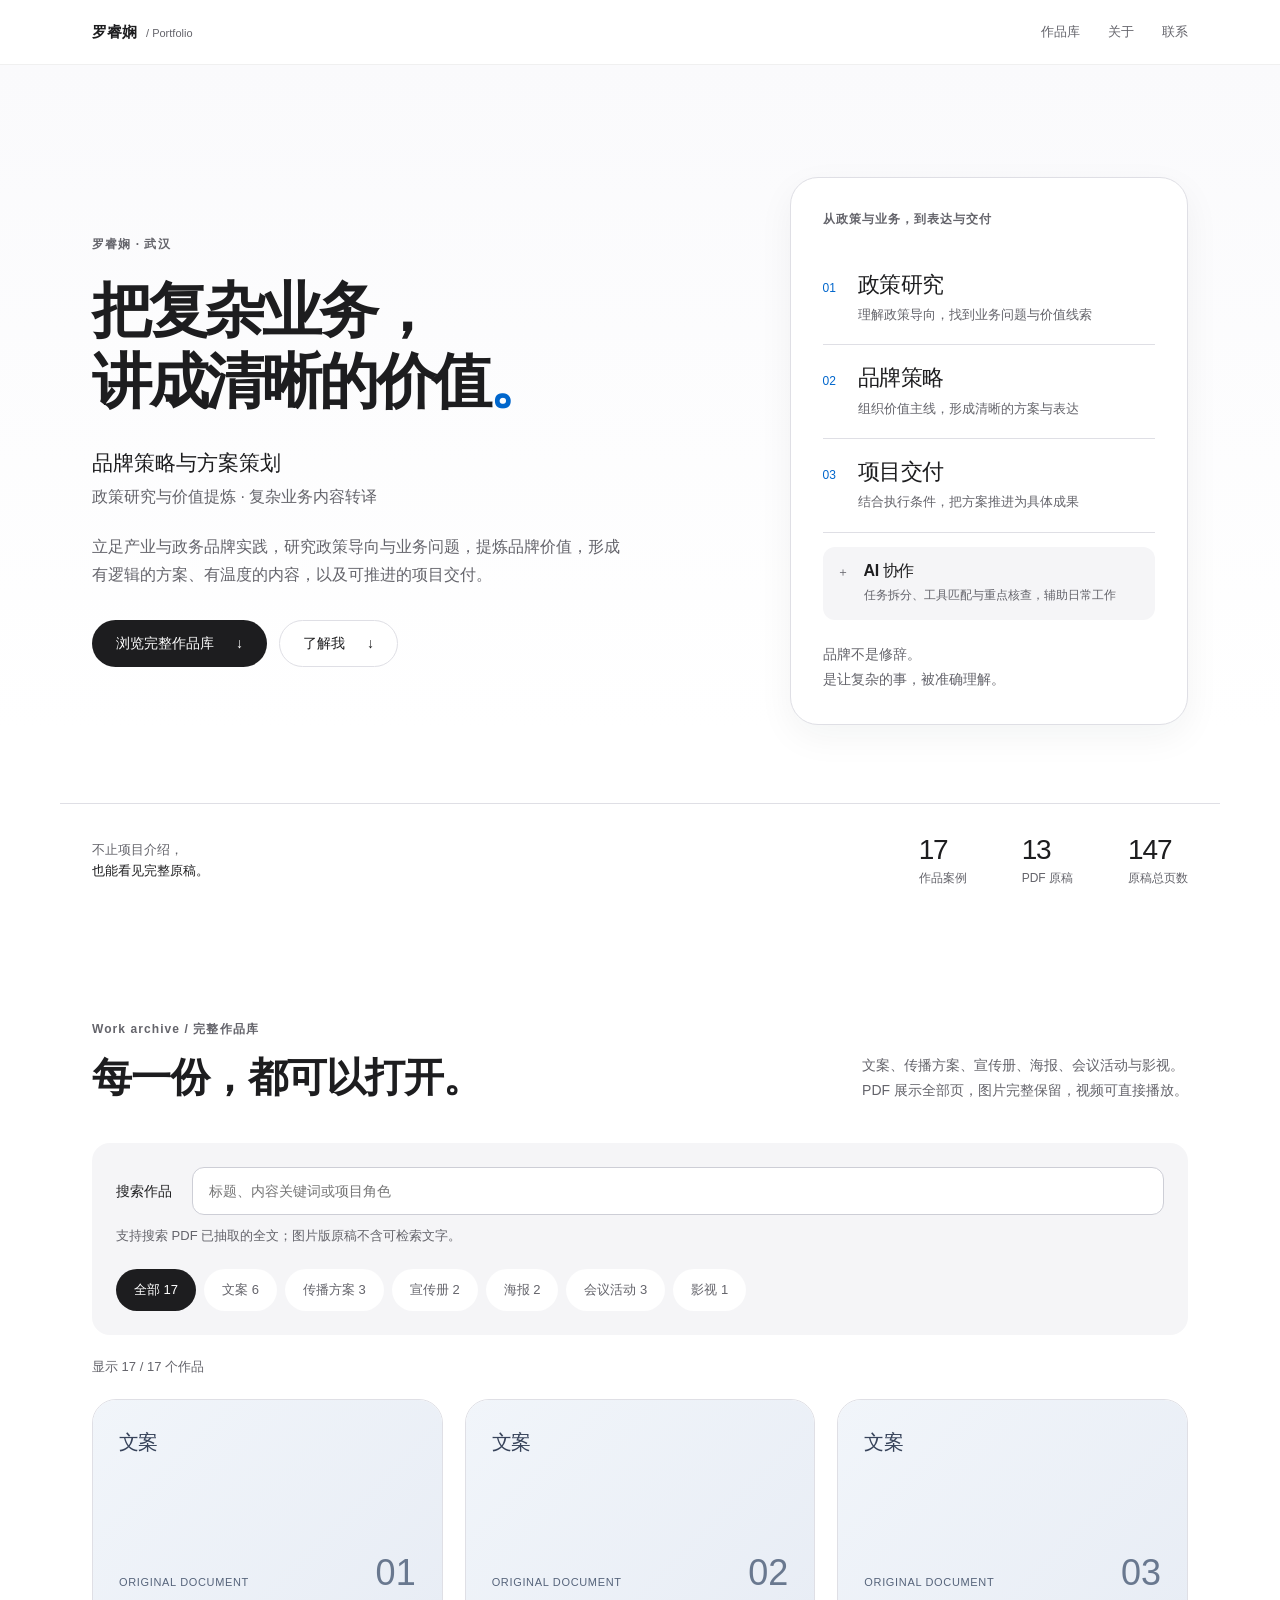
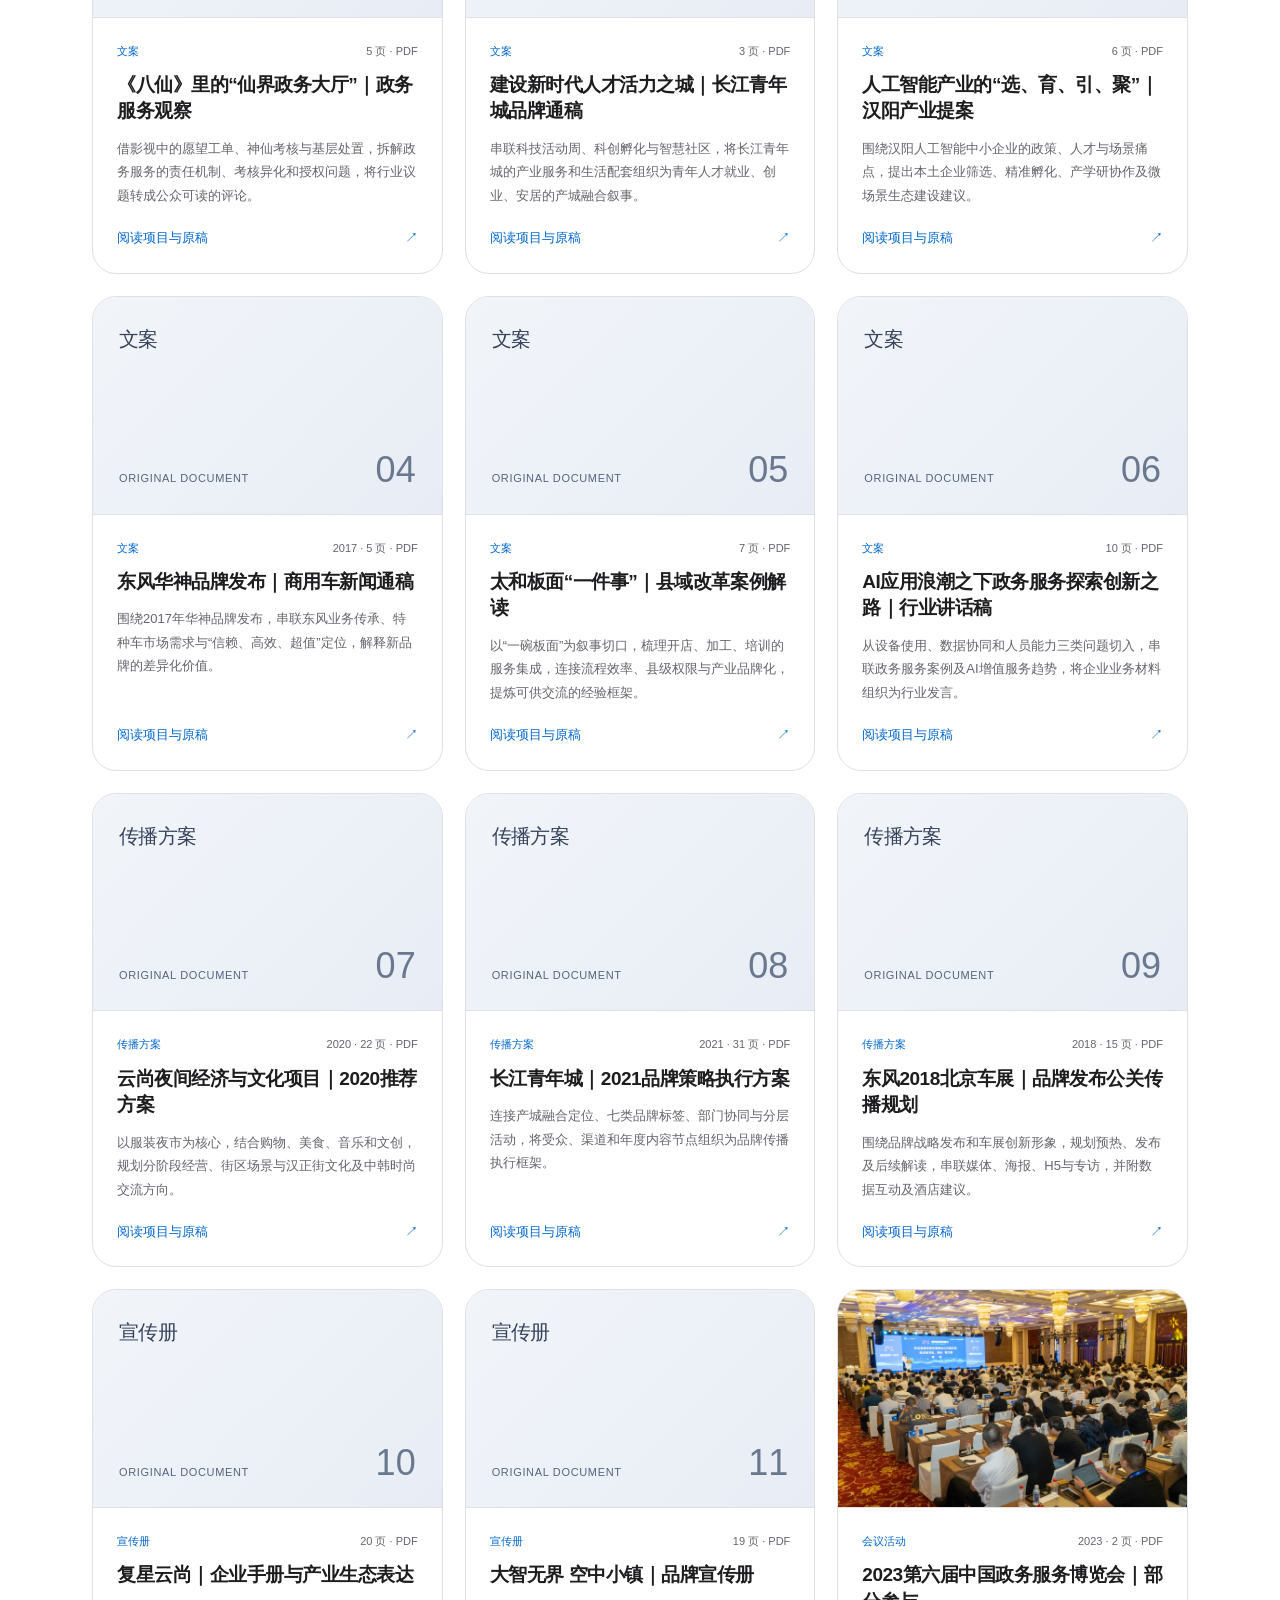
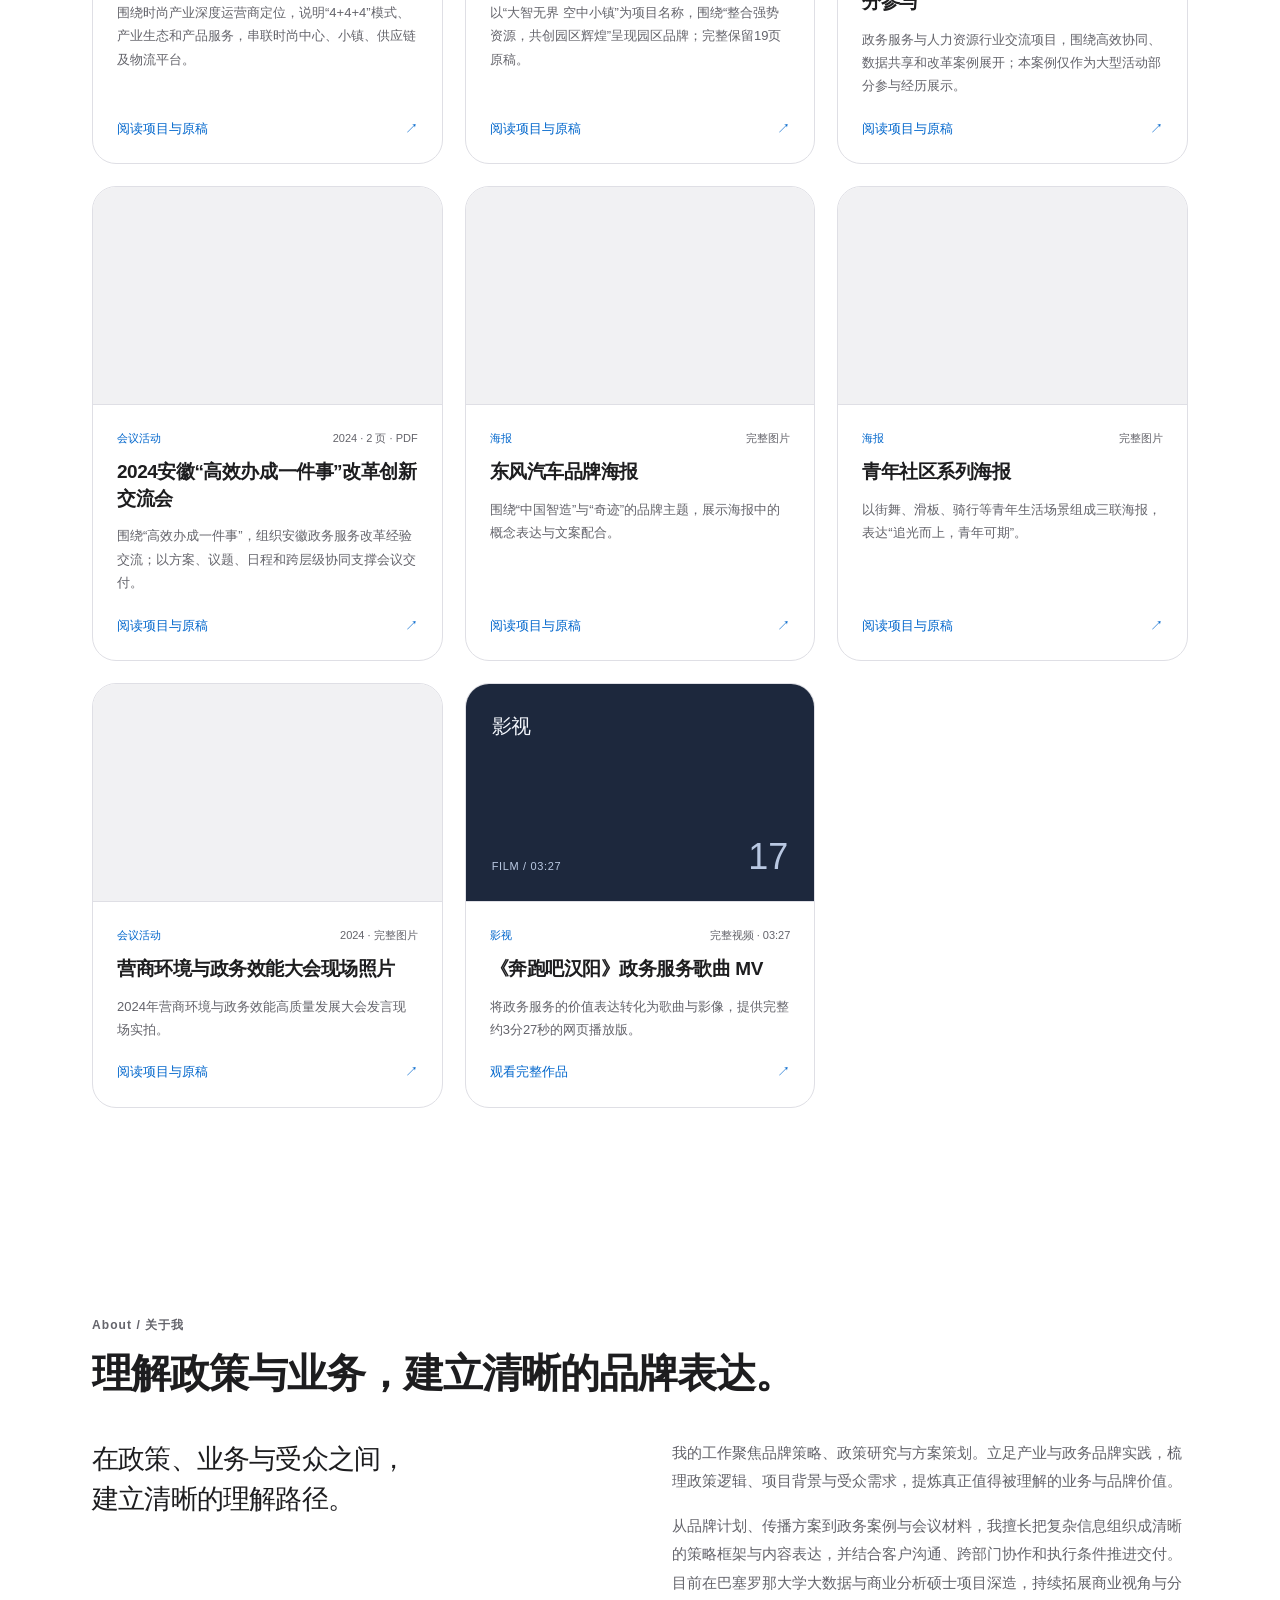
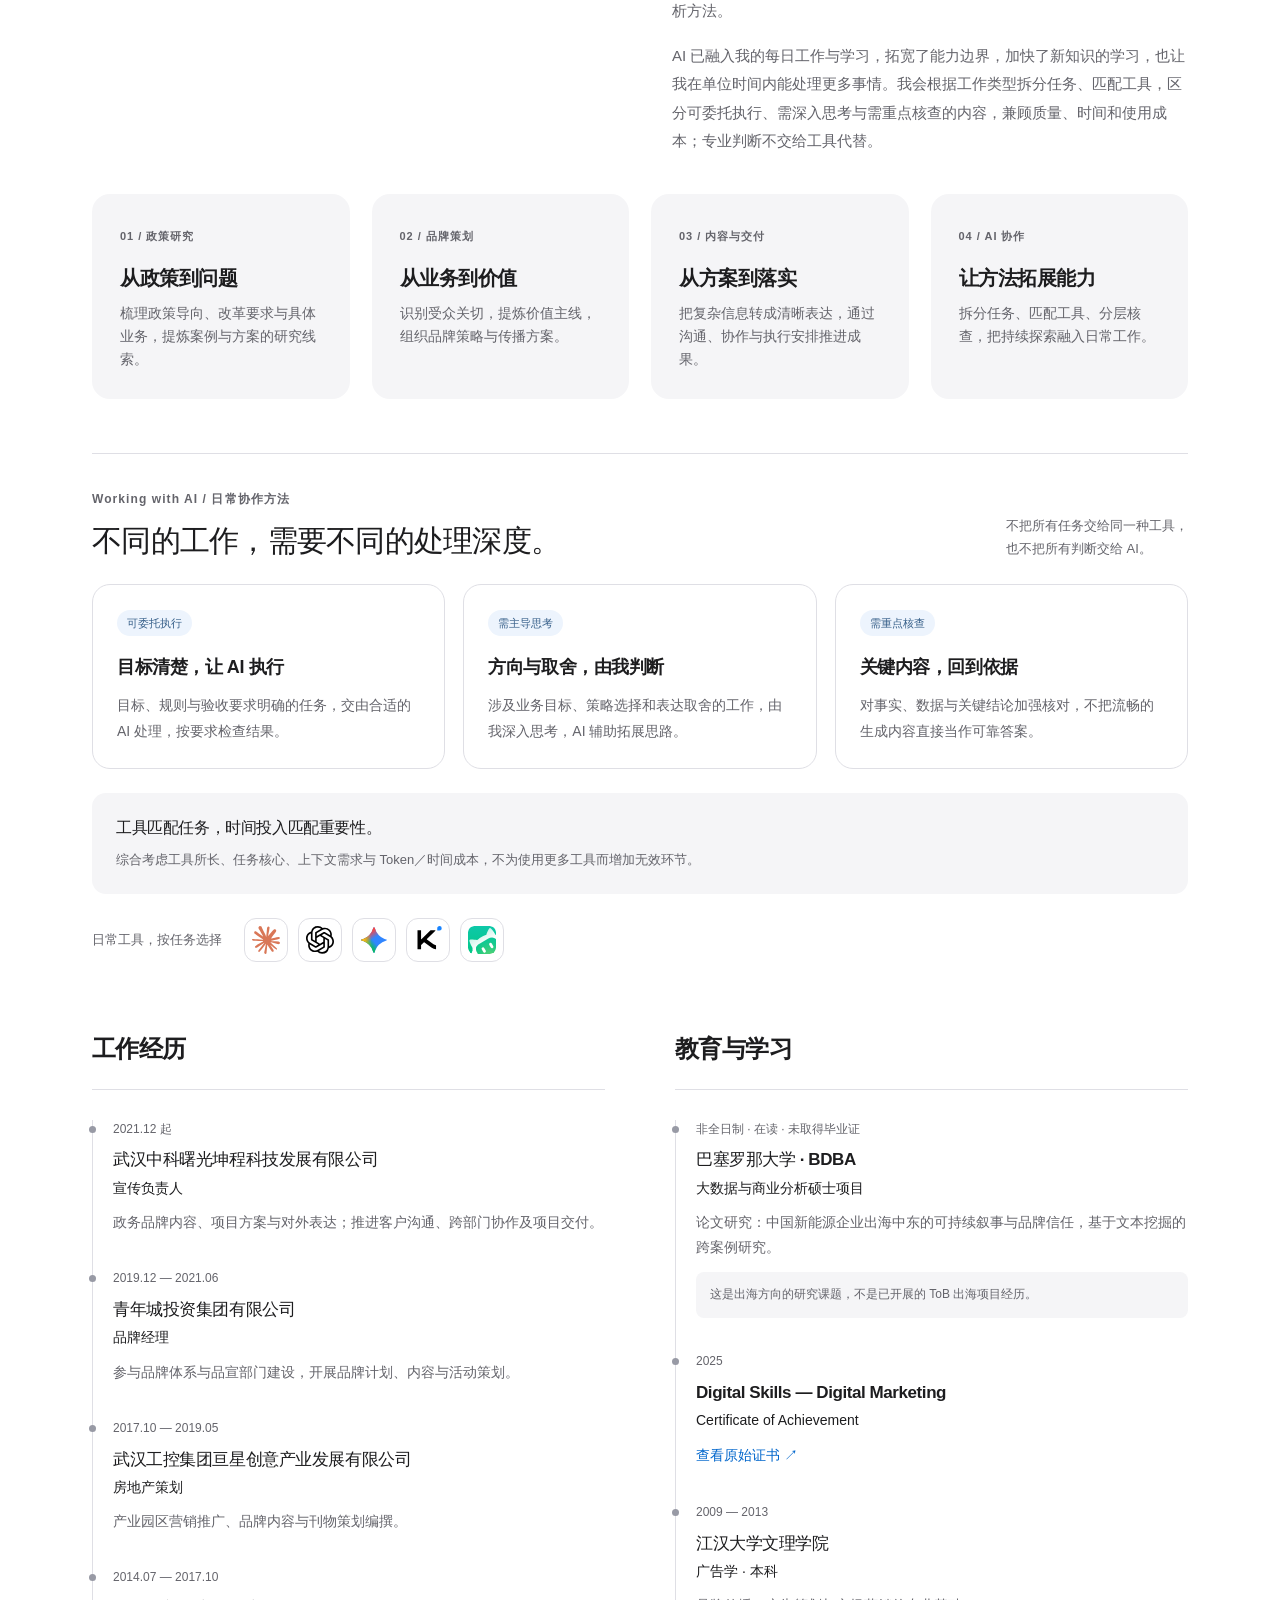
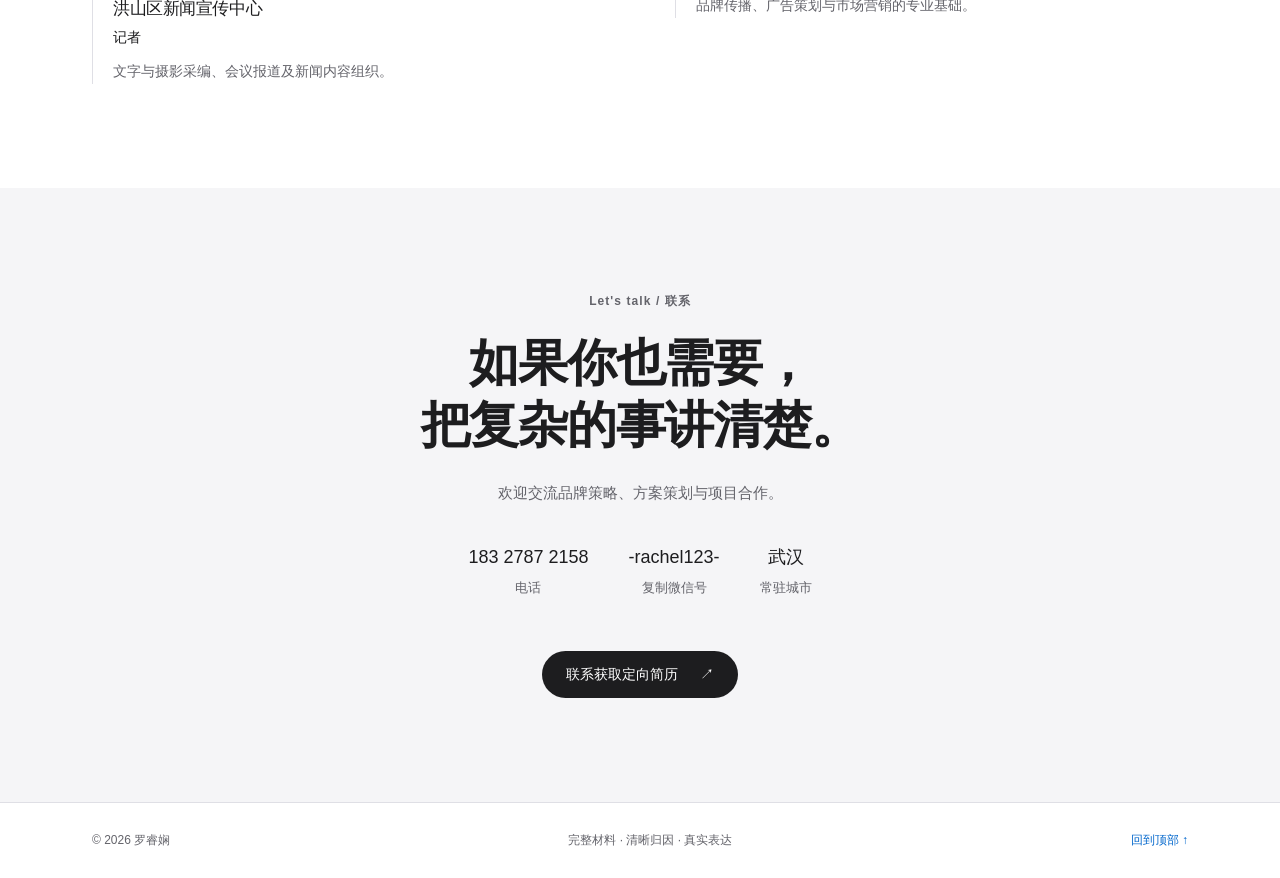
<file: portfolio-full/index.html>
<!DOCTYPE html>
<html lang="zh-CN">
<head>
  <meta charset="UTF-8">
  <meta name="viewport" content="width=device-width, initial-scale=1">
  <meta name="description" content="罗睿娴的品牌策略与方案策划作品集：政策研究、品牌价值提炼、复杂业务内容转译与项目交付。以AI协作拓展日常研究和表达能力，查看完整作品原稿与会议实拍。">
  <meta name="theme-color" content="#fafafc">
  <meta property="og:type" content="website">
  <meta property="og:title" content="罗睿娴｜品牌策略与方案策划作品集">
  <meta property="og:description" content="把复杂业务，讲成清晰的价值。政策研究、品牌策略、传播方案与会议案例，完整原稿可直接阅读。">
  <meta property="og:locale" content="zh_CN">
  <meta property="og:url" content="https://luoruixian.github.io/cola-pages/portfolio-full/">
  <title>罗睿娴｜品牌策略与方案策划</title>
  <link rel="stylesheet" href="assets/site.css">
  <script src="assets/catalog.js" defer></script>
  <script src="assets/site.js" defer></script>
</head>
<body data-page="home">
  <a class="skip-link" href="#main">跳至主要内容</a>
  <header class="site-header">
    <nav class="container nav-shell" aria-label="主导航">
      <a class="wordmark" href="index.html" aria-label="罗睿娴，首页">罗睿娴<span aria-hidden="true"> / Portfolio</span></a>
      <div class="nav-links">
        <a href="#portfolio">作品库</a><a href="#about">关于</a><a href="#contact">联系</a>
      </div>
    </nav>
  </header>
  <main id="main">
    <section class="hero section" aria-labelledby="hero-title">
      <div class="container hero-grid">
        <div class="hero-copy">
          <p class="eyebrow">罗睿娴 · 武汉</p>
          <h1 id="hero-title">把复杂业务，<br>讲成清晰的价值<span class="accent-dot">。</span></h1>
          <p class="hero-role">品牌策略与方案策划<span>政策研究与价值提炼 · 复杂业务内容转译</span></p>
          <p class="hero-intro">立足产业与政务品牌实践，研究政策导向与业务问题，提炼品牌价值，形成有逻辑的方案、有温度的内容，以及可推进的项目交付。</p>
          <div class="button-row"><a class="button button-primary" href="#portfolio">浏览完整作品库 <span aria-hidden="true">↓</span></a><a class="button button-secondary" href="#about">了解我 <span aria-hidden="true">↓</span></a></div>
        </div>
        <aside class="method-card" aria-label="工作方法">
          <p class="micro-label">从政策与业务，到表达与交付</p>
          <ol class="method-list">
            <li><span class="method-number">01</span><div><h2>政策研究</h2><p>理解政策导向，找到业务问题与价值线索</p></div></li>
            <li><span class="method-number">02</span><div><h2>品牌策略</h2><p>组织价值主线，形成清晰的方案与表达</p></div></li>
            <li><span class="method-number">03</span><div><h2>项目交付</h2><p>结合执行条件，把方案推进为具体成果</p></div></li>
            <li class="method-support"><span class="method-number">＋</span><div><h2>AI 协作</h2><p>任务拆分、工具匹配与重点核查，辅助日常工作</p></div></li>
          </ol>
          <p class="method-foot">品牌不是修辞。<br>是让复杂的事，被准确理解。</p>
        </aside>
      </div>
      <div class="container archive-strip" aria-label="作品库统计">
        <p>不止项目介绍，<br><strong>也能看见完整原稿。</strong></p>
        <dl class="archive-stats"><div><dt>作品案例</dt><dd id="stat-works">—</dd></div><div><dt>PDF 原稿</dt><dd id="stat-pdfs">—</dd></div><div><dt>原稿总页数</dt><dd id="stat-pages">—</dd></div></dl>
      </div>
    </section>

    <section id="portfolio" class="section" aria-labelledby="portfolio-title">
      <div class="container">
        <div class="section-heading"><div><p class="eyebrow">Work archive / 完整作品库</p><h2 id="portfolio-title">每一份，都可以打开。</h2></div><p>文案、传播方案、宣传册、海报、会议活动与影视。<br>PDF 展示全部页，图片完整保留，视频可直接播放。</p></div>
        <p id="catalog-status" class="status-message" role="status">正在加载作品目录…</p>
        <noscript><p class="empty-state">请启用 JavaScript 以浏览完整作品库，或联系获取原稿。</p></noscript>
        <div class="archive-controls">
          <div class="search-field"><label for="work-search">搜索作品</label><input id="work-search" type="search" placeholder="标题、内容关键词或项目角色" autocomplete="off" aria-describedby="search-help" aria-controls="work-grid"></div>
          <p id="search-help" class="small-text">支持搜索 PDF 已抽取的全文；图片版原稿不含可检索文字。</p>
          <div id="category-filters" class="filter-row" role="group" aria-label="按作品分类筛选"></div>
        </div>
        <div class="results-bar"><p id="results-count" role="status" aria-live="polite">等待作品目录</p><button id="reset-filters" class="text-button" type="button" hidden>清除筛选</button></div>
        <div id="work-grid" class="work-grid"></div>
        <div id="archive-empty" class="empty-state" hidden><h3>没有找到匹配的作品</h3><p>试试更短的关键词，或清除分类与搜索。</p></div>
      </div>
    </section>

    <section id="about" class="section" aria-labelledby="about-title">
      <div class="container">
        <div class="section-heading"><div><p class="eyebrow">About / 关于我</p><h2 id="about-title">理解政策与业务，建立清晰的品牌表达。</h2></div></div>
        <div class="about-grid">
          <p class="about-lead">在政策、业务与受众之间，<br>建立清晰的理解路径。</p>
          <div class="about-copy">
            <p>我的工作聚焦品牌策略、政策研究与方案策划。立足产业与政务品牌实践，梳理政策逻辑、项目背景与受众需求，提炼真正值得被理解的业务与品牌价值。</p>
            <p>从品牌计划、传播方案到政务案例与会议材料，我擅长把复杂信息组织成清晰的策略框架与内容表达，并结合客户沟通、跨部门协作和执行条件推进交付。目前在巴塞罗那大学大数据与商业分析硕士项目深造，持续拓展商业视角与分析方法。</p>
            <p>AI 已融入我的每日工作与学习，拓宽了能力边界，加快了新知识的学习，也让我在单位时间内能处理更多事情。我会根据工作类型拆分任务、匹配工具，区分可委托执行、需深入思考与需重点核查的内容，兼顾质量、时间和使用成本；专业判断不交给工具代替。</p>
          </div>
        </div>
        <div class="capability-grid capability-grid-four">
          <article><span class="micro-label">01 / 政策研究</span><h3>从政策到问题</h3><p>梳理政策导向、改革要求与具体业务，提炼案例与方案的研究线索。</p></article>
          <article><span class="micro-label">02 / 品牌策划</span><h3>从业务到价值</h3><p>识别受众关切，提炼价值主线，组织品牌策略与传播方案。</p></article>
          <article><span class="micro-label">03 / 内容与交付</span><h3>从方案到落实</h3><p>把复杂信息转成清晰表达，通过沟通、协作与执行安排推进成果。</p></article>
          <article><span class="micro-label">04 / AI 协作</span><h3>让方法拓展能力</h3><p>拆分任务、匹配工具、分层核查，把持续探索融入日常工作。</p></article>
        </div>
        <section id="ai-method" class="ai-practice" aria-labelledby="ai-method-title">
          <div class="ai-practice-heading"><div><p class="eyebrow">Working with AI / 日常协作方法</p><h3 id="ai-method-title">不同的工作，需要不同的处理深度。</h3></div><p>不把所有任务交给同一种工具，<br>也不把所有判断交给 AI。</p></div>
          <div class="decision-grid">
            <article><p class="decision-label">可委托执行</p><h4>目标清楚，让 AI 执行</h4><p>目标、规则与验收要求明确的任务，交由合适的 AI 处理，按要求检查结果。</p></article>
            <article><p class="decision-label">需主导思考</p><h4>方向与取舍，由我判断</h4><p>涉及业务目标、策略选择和表达取舍的工作，由我深入思考，AI 辅助拓展思路。</p></article>
            <article><p class="decision-label">需重点核查</p><h4>关键内容，回到依据</h4><p>对事实、数据与关键结论加强核对，不把流畅的生成内容直接当作可靠答案。</p></article>
          </div>
          <div class="cost-principle"><h4>工具匹配任务，时间投入匹配重要性。</h4><p>综合考虑工具所长、任务核心、上下文需求与 Token／时间成本，不为使用更多工具而增加无效环节。</p></div>
          <div class="tool-signature" aria-label="日常使用的部分 AI 工具">
            <p class="small-text">日常工具，按任务选择</p>
            <ul class="tool-logos">
              <li title="Claude"><img src="assets/icons/claude.svg" alt="Claude" width="28" height="28" loading="lazy"></li>
              <li title="ChatGPT"><img src="assets/icons/chatgpt.svg" alt="ChatGPT" width="28" height="28" loading="lazy"></li>
              <li title="Gemini"><img src="assets/icons/gemini.svg" alt="Gemini" width="28" height="28" loading="lazy"></li>
              <li title="Kimi"><img src="assets/icons/kimi.svg" alt="Kimi" width="28" height="28" loading="lazy"></li>
              <li title="WorkBuddy"><img src="assets/icons/workbuddy.svg" alt="WorkBuddy" width="28" height="28" loading="lazy"></li>
            </ul>
          </div>
        </section>
        <div class="career-grid">
          <section id="experience" class="career-column" aria-labelledby="experience-title">
            <h3 id="experience-title" class="column-title">工作经历</h3>
            <ol class="timeline">
              <li><p class="period">2021.12 起</p><h4>武汉中科曙光坤程科技发展有限公司</h4><p class="timeline-role">宣传负责人</p><p>政务品牌内容、项目方案与对外表达；推进客户沟通、跨部门协作及项目交付。</p></li>
              <li><p class="period">2019.12 — 2021.06</p><h4>青年城投资集团有限公司</h4><p class="timeline-role">品牌经理</p><p>参与品牌体系与品宣部门建设，开展品牌计划、内容与活动策划。</p></li>
              <li><p class="period">2017.10 — 2019.05</p><h4>武汉工控集团亘星创意产业发展有限公司</h4><p class="timeline-role">房地产策划</p><p>产业园区营销推广、品牌内容与刊物策划编撰。</p></li>
              <li><p class="period">2014.07 — 2017.10</p><h4>洪山区新闻宣传中心</h4><p class="timeline-role">记者</p><p>文字与摄影采编、会议报道及新闻内容组织。</p></li>
            </ol>
          </section>
          <section id="education" class="career-column" aria-labelledby="education-title">
            <h3 id="education-title" class="column-title">教育与学习</h3>
            <ol class="timeline">
              <li><p class="period">非全日制 · 在读 · 未取得毕业证</p><h4>巴塞罗那大学 · BDBA</h4><p class="timeline-role">大数据与商业分析硕士项目</p><p>论文研究：中国新能源企业出海中东的可持续叙事与品牌信任，基于文本挖掘的跨案例研究。</p><p class="boundary-note">这是出海方向的研究课题，不是已开展的 ToB 出海项目经历。</p></li>
              <li><p class="period">2025</p><h4>Digital Skills — Digital Marketing</h4><p class="timeline-role">Certificate of Achievement</p><a class="text-link" href="files/Digital-Skills-Certificate.pdf" target="_blank" rel="noopener">查看原始证书 <span aria-hidden="true">↗</span><span class="sr-only">（新标签页）</span></a></li>
              <li><p class="period">2009 — 2013</p><h4>江汉大学文理学院</h4><p class="timeline-role">广告学 · 本科</p><p>品牌传播、广告策划与市场营销的专业基础。</p></li>
            </ol>
          </section>
        </div>
      </div>
    </section>

    <section id="contact" class="section contact-section" aria-labelledby="contact-title">
      <div class="container"><p class="eyebrow">Let's talk / 联系</p><h2 id="contact-title">如果你也需要，<br>把复杂的事讲清楚。</h2><p class="contact-intro">欢迎交流品牌策略、方案策划与项目合作。</p><div class="contact-links"><a href="tel:18327872158">183 2787 2158 <span class="small-text">电话</span></a><button id="copy-wechat" class="contact-copy" type="button" data-wechat="-rachel123-">-rachel123- <span class="small-text">复制微信号</span></button><span>武汉 <span class="small-text">常驻城市</span></span></div><p id="contact-status" class="small-text" role="status" aria-live="polite"></p><a class="button button-primary" href="tel:18327872158">联系获取定向简历 <span aria-hidden="true">↗</span></a></div>
    </section>
  </main>
  <footer class="site-footer"><div class="container footer-shell"><p>© 2026 罗睿娴</p><p>完整材料 · 清晰归因 · 真实表达</p><a href="#main">回到顶部 <span aria-hidden="true">↑</span></a></div></footer>
</body>
</html>
</file>
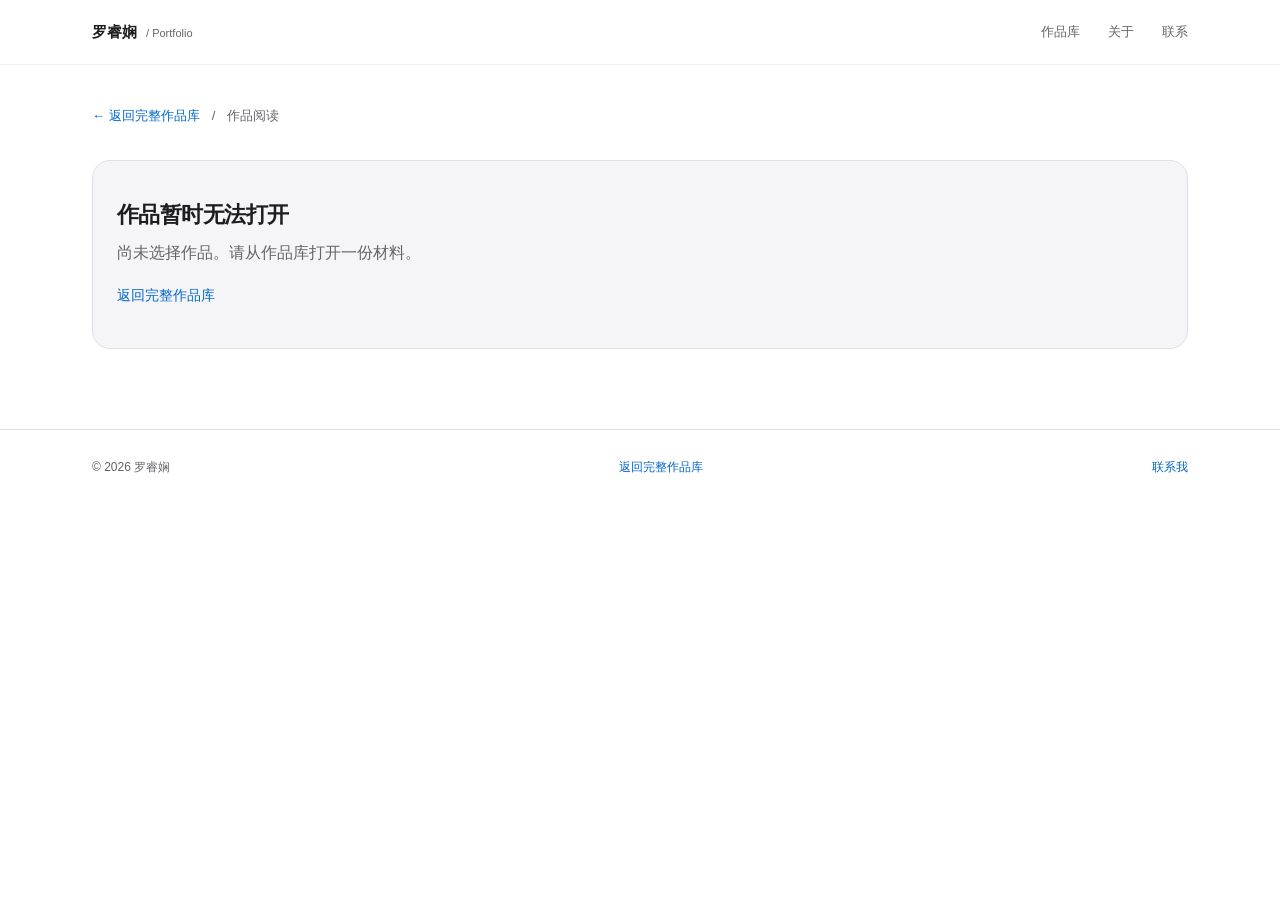
<file: portfolio-full/work.html>
<!DOCTYPE html>
<html lang="zh-CN">
<head>
  <meta charset="UTF-8">
  <meta name="viewport" content="width=device-width, initial-scale=1">
  <meta name="description" content="阅读罗睿娴作品的完整原稿，了解个人职责、客户价值与协作边界。">
  <meta name="theme-color" content="#fafafc">
  <title>作品阅读｜罗睿娴</title>
  <link rel="stylesheet" href="assets/site.css">
  <script src="assets/catalog.js" defer></script>
  <script src="assets/site.js" defer></script>
</head>
<body data-page="work">
  <a class="skip-link" href="#main">跳至主要内容</a>
  <header class="site-header"><nav class="container nav-shell" aria-label="主导航"><a class="wordmark" href="index.html">罗睿娴<span aria-hidden="true"> / Portfolio</span></a><div class="nav-links"><a href="index.html#portfolio">作品库</a><a href="index.html#about">关于</a><a href="index.html#contact">联系</a></div></nav></header>
  <main id="main" class="container detail-main">
    <nav class="breadcrumb" aria-label="面包屑"><a href="index.html#portfolio">← 返回完整作品库</a><span aria-hidden="true">/</span><span id="breadcrumb-current">作品阅读</span></nav>
    <div id="work-state" class="empty-state" role="status"><h1>正在打开作品…</h1><p>加载后可阅读完整原稿与项目说明。</p></div>
    <noscript><div class="empty-state"><h2>需要启用 JavaScript</h2><p>作品读取器需要 JavaScript 才能加载本地作品目录与原稿。请启用后刷新页面。</p><a href="index.html#portfolio">返回作品库</a></div></noscript>
    <article id="work-detail" hidden>
      <header class="detail-header"><p id="work-category" class="eyebrow"></p><h1 id="work-title"></h1><div id="work-meta" class="detail-meta"></div><p id="work-summary" class="detail-summary"></p><div class="detail-actions"><a id="original-open" class="button button-primary" target="_blank" rel="noopener">打开原文件 <span aria-hidden="true">↗</span><span class="sr-only">（新标签页）</span></a><a id="original-download" class="button button-secondary" download>下载原文件 <span aria-hidden="true">↓</span></a></div></header>
      <section aria-label="项目说明"><div class="contribution-grid"><div class="contribution-card"><h2>我的职责</h2><p id="work-role"></p></div><div class="contribution-card"><h2>客户价值</h2><p id="work-value"></p></div></div><div class="boundary-card"><h2>贡献与协作边界</h2><p id="work-boundary"></p></div></section>
      <section id="project-photos" class="detail-section" aria-labelledby="project-photos-title" hidden><h2 id="project-photos-title">对应活动实拍</h2><div id="detail-photos" class="detail-photos"></div></section>
      <section id="original-section" class="detail-section" aria-labelledby="original-title">
        <h2 id="original-title">完整原稿</h2>
        <p class="reader-note">原稿保留项目资料原文；个人职责以本页项目说明为准。</p>
        <div id="pdf-reader" hidden>
          <div class="reader-toolbar"><div class="mode-buttons" role="group" aria-label="阅读模式"><button id="mode-original" class="mode-button" type="button" aria-pressed="true" aria-controls="pdf-pages">原稿版式</button><button id="mode-text" class="mode-button" type="button" aria-pressed="false" aria-controls="text-reader">文字全文</button></div><div id="page-nav" class="reader-page-nav"><label for="page-select">跳至页码</label><select id="page-select" aria-controls="pdf-pages"><option>正在读取页数</option></select></div></div>
          <p id="reader-status" class="status-message" role="status" aria-live="polite">正在初始化原稿阅读器…</p>
          <div id="reader-fallback" class="empty-state" hidden><h3>原稿预览暂时不可用</h3><p id="reader-error">请直接打开或下载原文件继续阅读。</p><a id="reader-fallback-link" target="_blank" rel="noopener">打开完整 PDF 原稿 <span aria-hidden="true">↗</span><span class="sr-only">（新标签页）</span></a></div>
          <div id="pdf-pages" class="reader-pages" aria-label="完整 PDF 原稿，连续向下滚动阅读所有页"></div>
          <div id="text-reader" class="text-reader" hidden><p class="reader-note">以下是逐页抽取的原文，阅读顺序或空格可能与原稿不同，版式请以「原稿版式」为准。可使用浏览器查找（⌘F / Ctrl+F），或输入关键词定位。</p><div class="text-search-controls"><label for="text-search">全文查找</label><input id="text-search" type="search" placeholder="输入原文关键词" autocomplete="off" aria-controls="text-pages"><button id="text-search-next" class="text-button" type="button" disabled>下一处 ↓</button><span id="text-search-count" class="small-text" role="status" aria-live="polite"></span></div><div id="text-pages"></div></div>
        </div>
        <div id="image-reader" hidden></div>
        <div id="video-reader" hidden></div>
      </section>
      <nav id="work-pagination" class="work-pagination" aria-label="继续浏览作品"></nav>
    </article>
  </main>
  <footer class="site-footer"><div class="container footer-shell"><p>© 2026 罗睿娴</p><a href="index.html#portfolio">返回完整作品库</a><a href="index.html#contact">联系我</a></div></footer>
</body>
</html>
</file>
<file: portfolio-full/assets/site.css>
:root {
  --bg: #fff;
  --tint: #f5f5f7;
  --text: #1d1d1f;
  --secondary: #64646b;
  --line: #dfdfe5;
  --accent: #0066cc;
  --accent-soft: #edf4fd;
  --radius: 24px;
  --shadow: 0 12px 36px rgb(25 30 45 / 5%);
  --font: -apple-system, BlinkMacSystemFont, "SF Pro Display", "SF Pro Text", "Helvetica Neue", "PingFang SC", "Noto Sans SC", sans-serif;
}
*, *::before, *::after { box-sizing: border-box; }
html { scroll-behavior: smooth; scroll-padding-top: 88px; }
body { margin: 0; background: var(--bg); color: var(--text); font-family: var(--font); font-size: 16px; line-height: 1.65; -webkit-font-smoothing: antialiased; }
h1, h2, h3, h4, p, figure, dl { margin: 0; }
h1, h2, h3, h4 { line-height: 1.28; letter-spacing: -.025em; }
a { color: var(--accent); text-decoration: none; }
a:hover { text-decoration: underline; text-underline-offset: 4px; }
button, input, select { font: inherit; }
button { cursor: pointer; }
button:disabled { cursor: default; opacity: .55; }
img, canvas, video { max-width: 100%; }
img { display: block; }
[hidden] { display: none !important; }
:focus-visible { outline: 3px solid var(--accent); outline-offset: 5px; }
::selection { background: #cfe5ff; color: #142d4a; }
.container { width: min(1160px, 100%); margin-inline: auto; padding-inline: 32px; }
.section { padding-block: 104px; }
.section-tint { background: var(--tint); }
.eyebrow, .micro-label { font-size: 12px; font-weight: 600; letter-spacing: .09em; }
.eyebrow { color: var(--secondary); margin-bottom: 20px; }
.small-text { color: var(--secondary); font-size: 13px; }
.sr-only { position: absolute; width: 1px; height: 1px; padding: 0; margin: -1px; overflow: hidden; clip: rect(0, 0, 0, 0); white-space: nowrap; border: 0; }
.skip-link { position: fixed; z-index: 200; left: 24px; top: 12px; padding: 10px 18px; color: #fff; background: var(--text); border-radius: 10px; transform: translateY(-150%); }
.skip-link:focus { transform: translateY(0); }
.site-header { position: sticky; top: 0; z-index: 50; background: rgb(255 255 255 / 90%); border-bottom: 1px solid rgb(0 0 0 / 6%); backdrop-filter: saturate(160%) blur(18px); -webkit-backdrop-filter: saturate(160%) blur(18px); }
.nav-shell { min-height: 64px; display: flex; align-items: center; justify-content: space-between; gap: 24px; }
.wordmark { color: var(--text); font-size: 15px; font-weight: 650; white-space: nowrap; }
.wordmark span { color: var(--secondary); font-size: 11px; font-weight: 400; margin-left: 6px; }
.nav-links { display: flex; gap: 28px; }
.nav-links a { color: var(--secondary); font-size: 13px; padding-block: 12px; }
.nav-links a:hover { color: var(--text); }
.hero { padding-top: 112px; padding-bottom: 0; background: linear-gradient(180deg, #fafafc, #fff 78%); }
.hero-grid { display: grid; grid-template-columns: 1.6fr 1fr; gap: 60px; align-items: center; }
.hero h1 { font-size: clamp(36px, 4.65vw, 60px); font-weight: 650; line-height: 1.2; letter-spacing: -.055em; }
.accent-dot { color: var(--accent); }
.hero-role { font-size: 21px; font-weight: 500; margin-top: 28px; }
.hero-role span { display: block; color: var(--secondary); font-size: 16px; font-weight: 400; margin-top: 4px; }
.hero-intro { color: var(--secondary); max-width: 530px; margin-top: 22px; font-size: 16px; line-height: 1.8; }
.button-row { display: flex; flex-wrap: wrap; gap: 12px; margin-top: 30px; }
.button { display: inline-flex; align-items: center; justify-content: center; gap: 22px; min-height: 46px; padding: 11px 23px; border-radius: 100px; font-size: 14px; font-weight: 500; border: 1px solid transparent; transition: background .2s, box-shadow .2s; }
.button:hover { text-decoration: none; }
.button-primary { background: var(--text); color: #fff; }
.button-primary:hover { background: #37373a; }
.button-secondary { border-color: var(--line); background: #fff; color: var(--text); }
.button-secondary:hover { background: var(--tint); }
.method-card { position: relative; padding: 32px; background: #fff; border: 1px solid var(--line); border-radius: 28px; box-shadow: var(--shadow); }
.method-card > .micro-label { color: var(--secondary); }
.method-list { list-style: none; margin: 22px 0 0; padding: 0; }
.method-list li { display: flex; align-items: baseline; gap: 22px; padding: 19px 0; border-bottom: 1px solid var(--line); }
.method-number { color: var(--accent); font-size: 12px; font-variant-numeric: tabular-nums; }
.method-list h2 { font-size: 22px; font-weight: 550; }
.method-list p { color: var(--secondary); font-size: 13px; margin-top: 5px; }
.method-list li.method-support { margin-top: 14px; padding: 14px; border: 0; border-radius: 12px; background: var(--tint); gap: 15px; }
.method-list .method-support h2 { font-size: 16px; }
.method-list .method-support p { font-size: 12px; }
.method-support .method-number { color: var(--secondary); }
.method-foot { color: var(--secondary); font-size: 14px; line-height: 1.8; padding-top: 22px; }
.archive-strip { margin-top: 78px; padding-block: 28px; display: flex; align-items: center; justify-content: space-between; gap: 32px; border-top: 1px solid var(--line); }
.archive-strip > p { color: var(--secondary); font-size: 13px; }
.archive-strip strong { color: var(--text); font-weight: 500; }
.archive-stats { display: flex; gap: 55px; }
.archive-stats > div { display: flex; flex-direction: column-reverse; }
.archive-stats dt { font-size: 12px; color: var(--secondary); }
.archive-stats dd { margin: 0; font-size: 28px; line-height: 1.3; font-weight: 500; letter-spacing: -.04em; font-variant-numeric: tabular-nums; }
.section-heading { display: flex; align-items: end; justify-content: space-between; gap: 32px; margin-bottom: 40px; }
.section-heading h2 { font-size: clamp(28px, 3.2vw, 40px); font-weight: 600; }
.section-heading .eyebrow { margin-bottom: 12px; }
.section-heading > p { color: var(--secondary); font-size: 14px; max-width: 410px; line-height: 1.8; }
.featured-grid { display: grid; grid-template-columns: repeat(3, minmax(0, 1fr)); gap: 22px; }
.work-grid { display: grid; grid-template-columns: repeat(3, minmax(0, 1fr)); gap: 22px; }
.work-card { min-width: 0; background: #fff; border: 1px solid var(--line); border-radius: var(--radius); overflow: hidden; transition: transform .25s, box-shadow .25s; }
.work-card:hover { transform: translateY(-3px); box-shadow: var(--shadow); }
.card-link { display: flex; flex-direction: column; height: 100%; color: var(--text); }
.card-link:hover { text-decoration: none; }
.card-link:focus-visible { outline-offset: -5px; }
.card-cover { aspect-ratio: 16 / 10; background: #f2f3f6; border-bottom: 1px solid var(--line); overflow: hidden; position: relative; display: flex; align-items: center; justify-content: center; }
.cover-fallback { width: 100%; height: 100%; display: flex; flex-direction: column; justify-content: space-between; padding: 26px; color: #37435a; background: linear-gradient(135deg, #f1f5fa, #e8edf5); }
.cover-fallback .cover-category { font-size: 20px; font-weight: 550; letter-spacing: -.035em; }
.cover-fallback .cover-bottom { display: flex; justify-content: space-between; align-items: end; gap: 16px; }
.cover-fallback .cover-id { color: #56647b; font-size: 11px; letter-spacing: .06em; text-transform: uppercase; }
.cover-fallback .cover-index { font-size: 36px; font-weight: 300; line-height: 1; color: #69788f; }
.card-cover[data-kind="image"] .cover-fallback { background: #f4ede8; color: #725e50; }
.card-cover[data-kind="video"] .cover-fallback { background: #1d283d; color: #f3f6fc; }
.card-cover[data-kind="video"] .cover-id, .card-cover[data-kind="video"] .cover-index { color: #b9c8e2; }
.card-cover img { width: 100%; height: 100%; object-fit: contain; background: #f1f1f3; }
.card-cover[data-cover="event"] img { object-fit: cover; }
.preview-canvas { position: absolute; inset: 0; width: 100%; height: 100%; object-fit: contain; padding: 12px; background: #f0f1f4; }
.card-body { padding: 24px; flex: 1; display: flex; flex-direction: column; }
.card-meta { display: flex; flex-wrap: wrap; justify-content: space-between; gap: 8px; color: var(--secondary); font-size: 11px; margin-bottom: 12px; }
.card-meta .category { color: var(--accent); font-weight: 550; }
.card-body h3 { font-size: 19px; font-weight: 600; line-height: 1.4; }
.card-body .card-summary { color: var(--secondary); font-size: 13px; line-height: 1.8; margin-top: 12px; }
.card-role { font-size: 12px; color: var(--secondary); margin-top: 18px; padding-top: 16px; border-top: 1px solid var(--line); }
.card-cta { color: var(--accent); margin-top: auto; padding-top: 20px; display: flex; justify-content: space-between; align-items: center; font-size: 13px; }
.featured-grid .work-card:first-child { grid-column: span 2; }
.featured-grid .work-card:first-child .card-cover { aspect-ratio: 2.6; }
.featured-grid .work-card:first-child .card-body h3 { font-size: 25px; }
.text-link, .text-button { font-size: 14px; font-weight: 500; }
.text-button { color: var(--accent); background: none; border: 0; padding: 8px 4px; }
.text-button:hover { text-decoration: underline; text-underline-offset: 4px; }
.section-end-link { display: inline-block; margin-top: 32px; }
.archive-controls { background: var(--tint); padding: 24px; border-radius: 18px; }
.search-field { display: flex; align-items: center; gap: 20px; }
.search-field label { font-size: 14px; font-weight: 550; white-space: nowrap; }
.search-field input { min-width: 0; flex: 1; height: 48px; border: 1px solid #cdced6; border-radius: 12px; background: #fff; padding-inline: 16px; font-size: 14px; color: var(--text); }
.archive-controls > .small-text { margin-top: 10px; }
.filter-row { display: flex; flex-wrap: wrap; gap: 8px; margin-top: 22px; }
.filter-button, .mode-button { border: 1px solid transparent; background: #fff; color: var(--secondary); border-radius: 100px; min-height: 42px; padding: 9px 17px; font-size: 13px; transition: background .2s; }
.filter-button[aria-pressed="true"], .mode-button[aria-pressed="true"] { background: var(--text); color: #fff; }
.filter-button:hover, .mode-button:hover { border-color: #9d9da5; }
.results-bar { min-height: 64px; display: flex; align-items: center; justify-content: space-between; gap: 20px; font-size: 13px; color: var(--secondary); }
.empty-state { padding: 40px 24px; background: var(--tint); border: 1px solid var(--line); border-radius: 18px; }
.empty-state h2, .empty-state h3 { margin-bottom: 10px; font-size: 22px; }
.empty-state p { color: var(--secondary); margin-bottom: 16px; }
.status-message { font-size: 14px; color: var(--secondary); margin-bottom: 20px; }
.status-message[data-state="error"] { color: #924214; padding: 16px 20px; border-radius: 12px; background: #fff5ed; border: 1px solid #e9cdbb; }
.photo-gallery { display: grid; grid-template-columns: repeat(3, minmax(0, 1fr)); gap: 22px; }
.photo-card { min-width: 0; border: 1px solid var(--line); border-radius: 18px; overflow: hidden; background: #fff; }
.photo-link { display: block; color: var(--text); }
.photo-link:focus-visible { outline-offset: -5px; }
.photo-card img { aspect-ratio: 3 / 2; width: 100%; height: auto; object-fit: contain; background: #e9e9ee; }
.photo-card figcaption { padding: 20px; font-size: 14px; line-height: 1.6; }
.photo-card figcaption span { display: block; font-size: 12px; color: var(--secondary); margin-top: 8px; }
.photo-gallery + .small-text { margin-top: 16px; }
.about-grid { display: grid; grid-template-columns: 1fr 1fr; gap: 64px; }
.about-lead { font-size: 27px; font-weight: 500; line-height: 1.5; letter-spacing: -.03em; }
.about-copy { color: var(--secondary); font-size: 15px; line-height: 1.9; }
.about-copy p + p { margin-top: 16px; }
.capability-grid { display: grid; grid-template-columns: repeat(3, minmax(0, 1fr)); gap: 22px; margin-top: 38px; }
.capability-grid article { padding: 28px; border-radius: 18px; background: var(--tint); }
.capability-grid .micro-label { color: var(--secondary); font-size: 11px; }
.capability-grid h3 { font-size: 20px; margin-block: 18px 10px; }
.capability-grid p { color: var(--secondary); font-size: 14px; }
.capability-grid-four { grid-template-columns: repeat(4, minmax(0, 1fr)); }
.ai-practice { margin-top: 54px; padding-top: 36px; border-top: 1px solid var(--line); scroll-margin-top: 88px; }
.ai-practice-heading { display: flex; align-items: end; justify-content: space-between; gap: 28px; margin-bottom: 24px; }
.ai-practice-heading .eyebrow { margin-bottom: 12px; }
.ai-practice-heading h3 { font-size: clamp(23px, 2.5vw, 30px); font-weight: 550; }
.ai-practice-heading > p { color: var(--secondary); font-size: 13px; line-height: 1.8; }
.decision-grid { display: grid; grid-template-columns: repeat(3, minmax(0, 1fr)); gap: 18px; }
.decision-grid article { min-width: 0; padding: 24px; border: 1px solid var(--line); border-radius: 18px; }
.decision-label { display: inline-block; padding: 4px 10px; border-radius: 100px; background: var(--accent-soft); color: #365f89; font-size: 11px; font-weight: 550; }
.decision-grid h4 { font-size: 18px; margin-block: 18px 12px; line-height: 1.5; }
.decision-grid article > p:last-child { color: var(--secondary); font-size: 14px; line-height: 1.8; }
.cost-principle { margin-top: 24px; padding: 22px 24px; border-radius: 14px; background: var(--tint); }
.cost-principle h4 { font-size: 16px; line-height: 1.6; font-weight: 550; }
.cost-principle p { margin-top: 8px; color: var(--secondary); font-size: 13px; line-height: 1.8; }
.tool-signature { display: flex; align-items: center; gap: 22px; flex-wrap: wrap; margin-top: 24px; }
.tool-logos { display: flex; align-items: center; gap: 10px; list-style: none; padding: 0; margin: 0; }
.tool-logos li { display: grid; place-items: center; width: 44px; height: 44px; border: 1px solid var(--line); border-radius: 12px; background: #fff; }
.tool-logos img { width: 28px; height: 28px; object-fit: contain; }
.career-grid { display: grid; grid-template-columns: 1fr 1fr; gap: 70px; margin-top: 72px; }
.column-title { font-size: 24px; padding-bottom: 24px; border-bottom: 1px solid var(--line); }
.timeline { list-style: none; padding: 0 0 0 20px; margin: 30px 0 0; border-left: 1px solid var(--line); }
.timeline li { position: relative; margin-bottom: 34px; }
.timeline li:last-child { margin-bottom: 0; }
.timeline li::before { content: ""; position: absolute; left: -24px; top: 6px; width: 7px; height: 7px; border-radius: 50%; background: #989aa5; }
.timeline .period { font-size: 12px; color: var(--secondary); margin-bottom: 8px; }
.timeline h4 { font-size: 17px; line-height: 1.5; font-weight: 550; }
.timeline-role { font-size: 14px; margin-block: 4px 10px; }
.timeline p:not(.period):not(.timeline-role) { color: var(--secondary); font-size: 14px; line-height: 1.8; }
.timeline .boundary-note { margin-top: 12px; font-size: 12px !important; padding: 12px 14px; background: var(--tint); border-radius: 8px; }
.contact-section { background: #f5f5f7; text-align: center; }
.contact-section h2 { font-size: clamp(32px, 4.2vw, 50px); font-weight: 600; line-height: 1.25; }
.contact-intro { color: var(--secondary); margin-top: 24px; font-size: 15px; }
.contact-links { display: flex; flex-wrap: wrap; align-items: center; justify-content: center; gap: 40px; margin-top: 38px; }
.contact-links > a, .contact-links > span, .contact-copy { font-size: 18px; color: var(--text); }
.contact-links .small-text { display: block; margin-top: 4px; }
.contact-copy { border: 0; background: none; padding: 0; line-height: 1.65; }
#contact-status { min-height: 24px; margin-block: 14px; }
.site-footer { padding-block: 28px; border-top: 1px solid var(--line); }
.footer-shell { display: flex; flex-wrap: wrap; align-items: center; justify-content: space-between; gap: 16px; color: var(--secondary); font-size: 12px; }
.footer-shell a { font-size: 12px; }
/* Work detail and original-document reader */
.detail-main { padding-top: 40px; padding-bottom: 80px; }
.breadcrumb { display: flex; gap: 12px; align-items: center; color: var(--secondary); font-size: 13px; margin-bottom: 34px; }
.detail-header { max-width: 870px; margin-bottom: 38px; }
.detail-header h1 { font-size: clamp(30px, 4.2vw, 48px); font-weight: 600; line-height: 1.3; overflow-wrap: anywhere; }
.detail-meta { display: flex; flex-wrap: wrap; gap: 12px; color: var(--secondary); font-size: 13px; margin-block: 18px; }
.detail-meta > span { min-width: 0; overflow-wrap: anywhere; }
.detail-summary { color: var(--secondary); font-size: 17px; line-height: 1.85; }
.detail-actions { display: flex; gap: 12px; flex-wrap: wrap; margin-top: 24px; }
.contribution-grid { display: grid; grid-template-columns: 1fr 1fr; gap: 20px; }
.contribution-card { padding: 26px; background: var(--tint); border-radius: 18px; }
.contribution-card h2 { font-size: 17px; margin-bottom: 12px; }
.contribution-card p { font-size: 14px; color: var(--secondary); white-space: pre-line; overflow-wrap: anywhere; }
.boundary-card { margin-top: 18px; padding: 20px 24px; border: 1px solid var(--line); border-radius: 14px; }
.boundary-card h2 { font-size: 14px; margin-bottom: 7px; }
.boundary-card p { font-size: 13px; color: var(--secondary); white-space: pre-line; }
.detail-section { margin-top: 48px; }
.detail-section > h2 { font-size: 26px; margin-bottom: 20px; }
.reader-toolbar { display: flex; align-items: center; justify-content: space-between; gap: 16px; flex-wrap: wrap; padding: 14px 18px; border: 1px solid var(--line); border-radius: 16px; background: var(--tint); }
.mode-buttons { display: flex; gap: 8px; flex-wrap: wrap; }
.reader-page-nav { display: flex; align-items: center; gap: 10px; font-size: 13px; color: var(--secondary); }
.reader-page-nav select { max-width: 150px; min-height: 40px; border: 1px solid #cdced6; border-radius: 8px; background: #fff; padding: 6px 10px; font-size: 13px; color: var(--text); }
.reader-note { color: var(--secondary); font-size: 12px; line-height: 1.8; margin-block: 16px; }
#reader-status { margin-top: 14px; }
.reader-pages { background: #eaeaef; padding: 22px; border-radius: 16px; }
.pdf-page { max-width: 1000px; margin: 0 auto 26px; scroll-margin-top: 90px; }
.pdf-page:last-child { margin-bottom: 0; }
.pdf-sheet { position: relative; aspect-ratio: var(--page-ratio, .7071); width: 100%; background: #fff; box-shadow: 0 3px 12px rgb(0 0 0 / 7%); display: flex; align-items: center; justify-content: center; overflow: hidden; }
.pdf-sheet canvas { display: block; width: 100%; height: 100%; }
.pdf-page-label { color: #55555e; font-size: 12px; text-align: center; padding-top: 12px; }
.page-placeholder { max-width: 85%; color: var(--secondary); text-align: center; font-size: 13px; }
.page-placeholder p { margin-bottom: 12px; }
.page-placeholder a { display: block; }
.page-placeholder button { margin-top: 12px; }
.pdf-sheet[data-state="error"] { border: 1px solid #e9cdbb; }
.text-reader { border: 1px solid var(--line); border-radius: 16px; padding: 28px; }
.text-search-controls { display: flex; gap: 14px; flex-wrap: wrap; align-items: center; padding-bottom: 20px; border-bottom: 1px solid var(--line); }
.text-search-controls input { min-width: 0; width: min(360px, 100%); min-height: 44px; border: 1px solid #cdced6; border-radius: 10px; padding: 8px 12px; font-size: 14px; }
.text-page { max-width: 780px; margin: 36px auto; scroll-margin-top: 90px; }
.text-page h3 { color: var(--secondary); font-size: 13px; border-bottom: 1px solid var(--line); padding-bottom: 10px; margin-bottom: 18px; }
.text-page-content { white-space: pre-wrap; overflow-wrap: anywhere; font-size: 16px; line-height: 1.95; }
.text-page-content mark { background: #fff0aa; color: var(--text); border-radius: 2px; }
.text-page-content mark[data-current="true"] { background: #ffc970; outline: 2px solid #bc6915; }
.original-image { display: block; border: 1px solid var(--line); background: var(--tint); border-radius: 16px; overflow: hidden; }
.original-image img { max-height: none; width: 100%; height: auto; }
.media-caption { font-size: 13px; color: var(--secondary); margin-top: 12px; overflow-wrap: anywhere; }
.original-video { display: block; width: 100%; max-height: 80vh; background: #101116; border-radius: 16px; }
.detail-photos { display: grid; grid-template-columns: repeat(2, minmax(0, 1fr)); gap: 20px; }
.detail-photos figure:only-child { grid-column: 1 / -1; }
.detail-photos img { width: 100%; height: auto; border-radius: 14px; border: 1px solid var(--line); }
.detail-photos figcaption { color: var(--secondary); font-size: 13px; margin-top: 12px; }
.work-pagination { display: grid; grid-template-columns: 1fr 1fr; gap: 20px; margin-top: 56px; padding-top: 24px; border-top: 1px solid var(--line); }
.pagination-link { display: block; padding: 20px; background: var(--tint); border-radius: 14px; color: var(--text); min-width: 0; }
.pagination-link span { display: block; font-size: 12px; color: var(--secondary); margin-bottom: 7px; }
.pagination-link strong { font-size: 15px; font-weight: 500; overflow-wrap: anywhere; }
.pagination-link:last-child { text-align: right; }
@media (min-width: 1400px) { .hero { padding-top: 140px; } }
@media (max-width: 960px) {
  .hero-grid { gap: 32px; grid-template-columns: 1.4fr 1fr; }
  .hero h1 { font-size: 44px; }
  .method-card { padding: 25px; }
  .work-grid { grid-template-columns: repeat(2, minmax(0, 1fr)); }
  .section-heading { align-items: start; flex-direction: column; gap: 18px; }
  .about-grid, .career-grid { gap: 36px; }
  .card-body { padding: 20px; }
  .featured-grid { gap: 16px; }
  .featured-grid .card-body h3 { font-size: 17px; }
  .capability-grid article { padding: 22px; }
  .capability-grid-four { grid-template-columns: repeat(2, minmax(0, 1fr)); }
  .ai-practice-heading { align-items: start; flex-direction: column; gap: 16px; }
  .decision-grid { gap: 14px; }
  .decision-grid article { padding: 20px; }
}
@media (max-width: 700px) {
  html { scroll-padding-top: 76px; }
  .container { padding-inline: 20px; }
  .section { padding-block: 72px; }
  .nav-shell { min-height: 60px; gap: 12px; }
  .wordmark span { display: none; }
  .nav-links { gap: 18px; }
  .nav-links a { font-size: 12px; }
  .hero { padding-top: 66px; padding-bottom: 0; }
  .hero-grid { grid-template-columns: 1fr; gap: 36px; }
  .hero h1 { font-size: clamp(34px, 7.9vw, 50px); }
  .hero-role { font-size: 19px; margin-top: 24px; }
  .hero-role span { font-size: 14px; }
  .hero-intro { font-size: 15px; }
  .method-card { padding: 24px; border-radius: 20px; }
  .method-list { margin-top: 10px; }
  .method-list li { padding-block: 14px; }
  .method-list h2 { font-size: 19px; }
  .method-foot { padding-top: 18px; font-size: 13px; }
  .archive-strip { flex-direction: column; align-items: start; gap: 20px; margin-top: 40px; padding-block: 26px; }
  .archive-strip > p br { display: none; }
  .archive-stats { width: 100%; justify-content: space-between; gap: 16px; }
  .archive-stats dd { font-size: 26px; }
  .section-heading { margin-bottom: 28px; }
  .section-heading h2 { font-size: 29px; }
  .section-heading > p { font-size: 13px; }
  .featured-grid, .work-grid, .photo-gallery, .about-grid, .capability-grid, .career-grid, .contribution-grid { grid-template-columns: 1fr; }
  .featured-grid .work-card:first-child { grid-column: auto; }
  .featured-grid .work-card:first-child .card-cover { aspect-ratio: 16 / 10; }
  .featured-grid .work-card:first-child .card-body h3, .featured-grid .card-body h3 { font-size: 21px; }
  .card-body { padding: 24px; }
  .card-cover { aspect-ratio: 1.75; }
  .archive-controls { padding: 18px; }
  .search-field { flex-direction: column; align-items: stretch; gap: 10px; }
  .search-field input { flex: auto; }
  .filter-button { padding-inline: 14px; }
  .photo-gallery { gap: 24px; }
  .about-grid { gap: 24px; }
  .about-lead { font-size: 25px; }
  .capability-grid, .capability-grid-four { grid-template-columns: 1fr; gap: 14px; }
  .ai-practice { margin-top: 40px; padding-top: 28px; }
  .decision-grid { grid-template-columns: 1fr; }
  .cost-principle { padding: 20px; }
  .tool-signature { align-items: start; flex-direction: column; gap: 12px; }
  .tool-logos { gap: 8px; }
  .career-grid { margin-top: 52px; gap: 48px; }
  .contact-links { flex-direction: column; gap: 26px; }
  .footer-shell { flex-direction: column; align-items: start; gap: 10px; }
  .detail-main { padding-top: 28px; padding-bottom: 56px; }
  .detail-header h1 { font-size: 32px; }
  .detail-summary { font-size: 15px; }
  .contribution-card { padding: 22px; }
  .reader-toolbar { padding: 12px; gap: 12px; }
  .reader-pages { padding: 10px; border-radius: 10px; }
  .pdf-page { margin-bottom: 18px; }
  .text-reader { padding: 18px; }
  .text-page-content { font-size: 15px; }
  .detail-photos { grid-template-columns: 1fr; }
  .work-pagination { gap: 12px; }
  .pagination-link { padding: 16px; }
}
@media (max-width: 360px) {
  .nav-links { gap: 12px; }
  .hero h1 { font-size: 31px; }
  .button-row { flex-direction: column; align-items: stretch; }
  .work-pagination { grid-template-columns: 1fr; }
}
@media (prefers-reduced-motion: reduce) {
  html { scroll-behavior: auto; }
  *, *::before, *::after { animation: none !important; transition: none !important; }
  .work-card:hover { transform: none; }
}
@media print {
  .site-header, .site-footer, .skip-link, .reader-toolbar, .detail-actions, .work-pagination, .text-search-controls { display: none; }
  .container { width: 100%; padding: 0; }
  .detail-main, .section { padding-block: 20px; }
  .reader-pages { padding: 0; background: #fff; }
  .pdf-page { break-inside: avoid; }
  .work-card { break-inside: avoid; }
}
</file>
